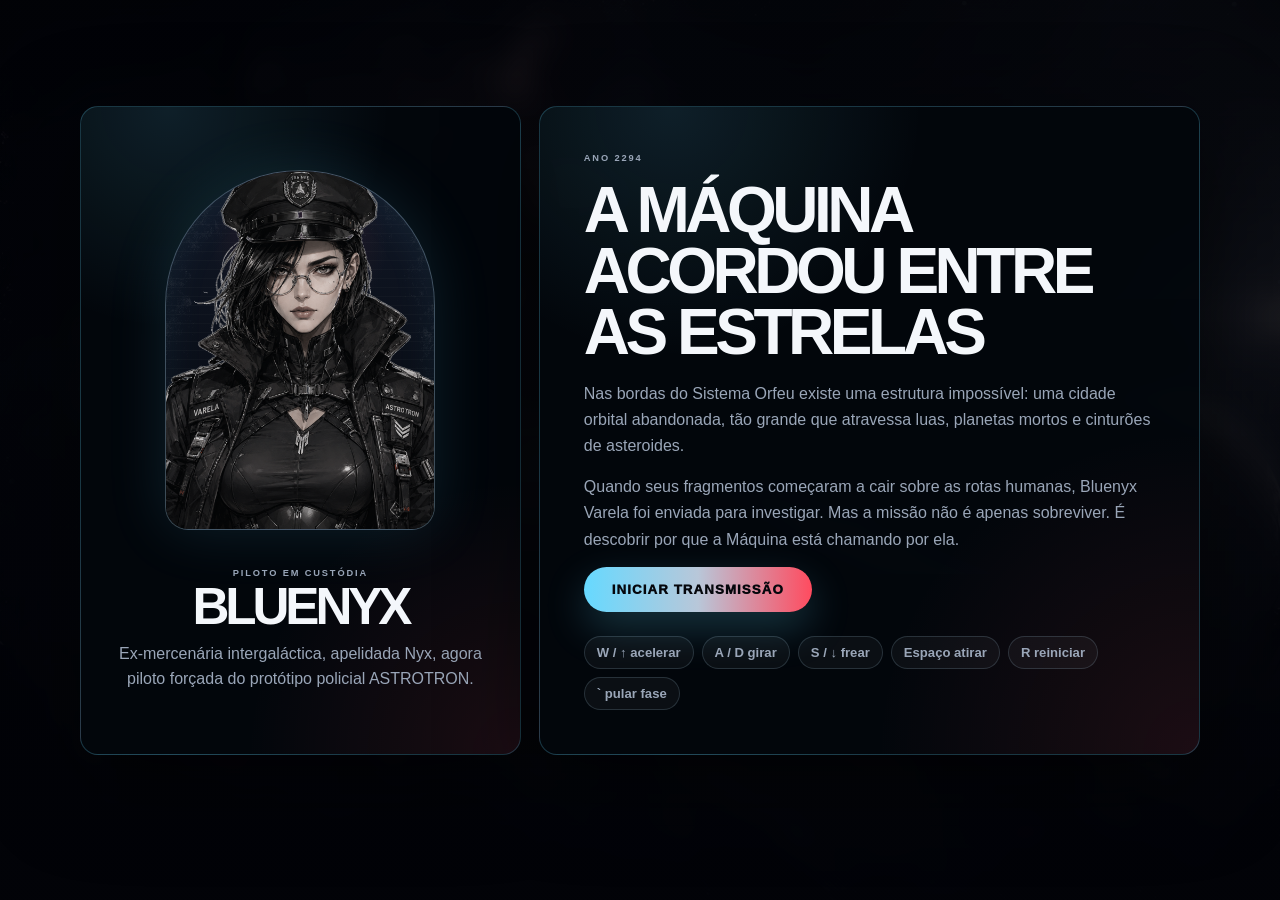
<file: index.html>
<!DOCTYPE html>
<html lang="pt-BR">
  <head>
    <meta charset="UTF-8" />
    <meta http-equiv="refresh" content="0; url=astrotron/" />
    <title>ASTROTRON</title>
  </head>
  <body>
    <script>
      window.location.href = "astrotron/";
    </script>
  </body>
</html>
</file>
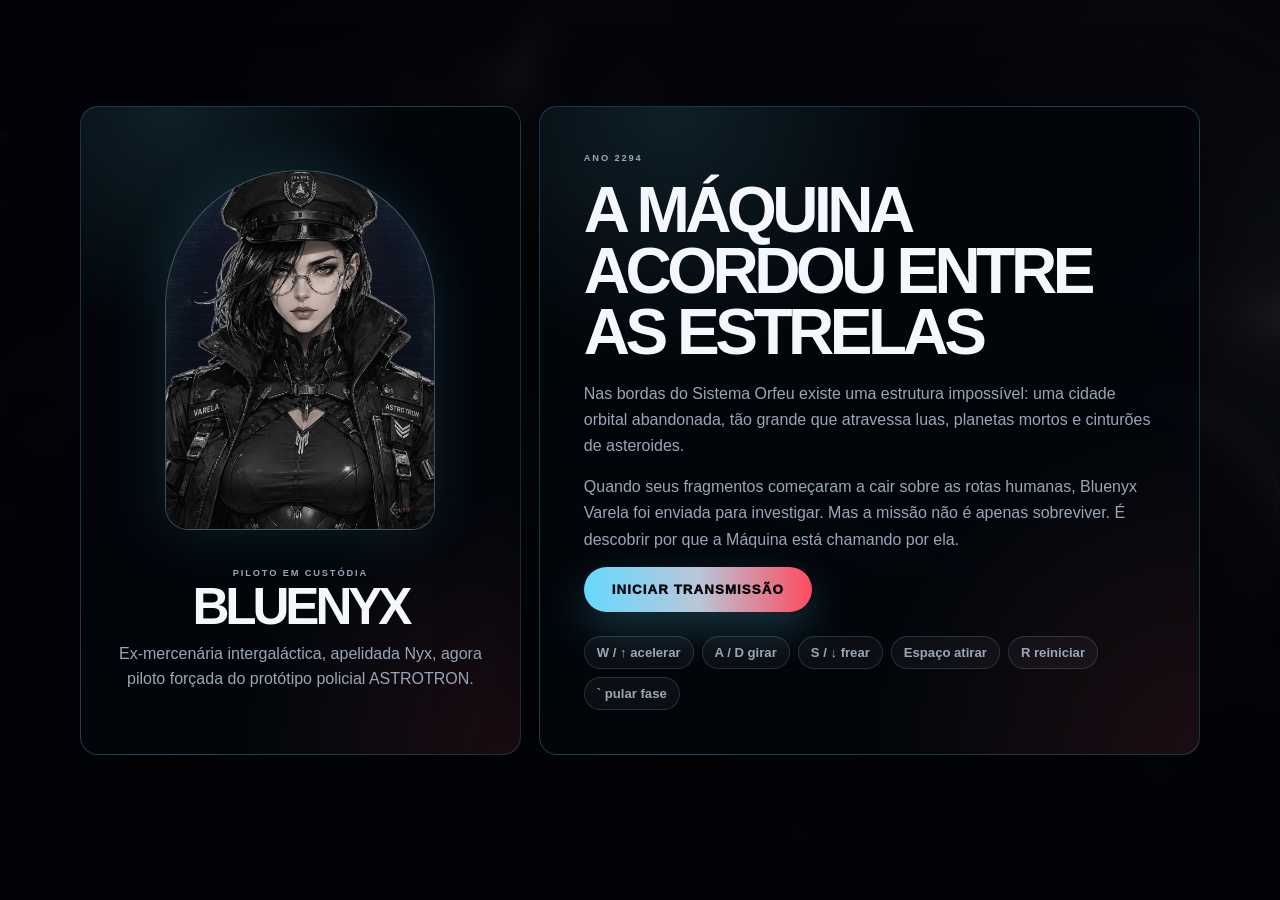
<file: astrotron/index.html>
<!DOCTYPE html>
<html lang="pt-BR">
<head>
  <meta charset="UTF-8" />
  <meta name="viewport" content="width=device-width, initial-scale=1.0" />
  <title>ASTROTRON</title>

  <link rel="stylesheet" href="css/estilobackground.css" />
  <link rel="stylesheet" href="css/estilogeral.css" />
</head>

<body>
  <main class="game-shell">
    <section class="top-panel">
      <div class="brand-card">
        <p class="eyebrow">Polícia do Setor Orfeu</p>
        <h1>ASTROTRON</h1>
        <p class="subtitle">Protótipo de patrulha profunda</p>
      </div>

      <div class="hud cockpit-hud">
        <div class="hud-card compact">
          <span>Créditos</span>
          <strong id="scoreValue">00000</strong>
        </div>

        <div class="hud-card compact">
          <span>Setor</span>
          <strong id="waveValue">1</strong>
        </div>

        <div class="hud-card systems-card">
          <span>Sistemas vitais</span>

          <div class="stacked-bars">
            <label>
              <em>Nível do casco</em>
              <div class="bar hull">
                <i id="hullBar"></i>
              </div>
            </label>

            <label>
              <em>Energia</em>
              <div class="bar energy">
                <i id="xpBar"></i>
              </div>
            </label>

            <label>
              <em>Oxigênio</em>
              <div class="bar oxygen">
                <i id="oxygenBar"></i>
              </div>
            </label>
          </div>
        </div>
      </div>
    </section>

    <section class="mission-panel">
      <span class="status-dot"></span>
      <p id="missionText">Sistema em modo repouso.</p>
    </section>

    <section class="canvas-card">
      <canvas id="gameCanvas"></canvas>

      <div id="startScreen" class="screen-overlay">
        <div class="title-screen">
          <div class="hero-profile">
            <div class="portrait-frame has-portrait-image title-nyx-frame">
              <img
                class="title-nyx-image"
                src="assets/img/personagens/nyx_retrato_policial.png"
                alt="Retrato de Bluenyx Varela"
                onerror="this.style.display='none';"
              />
              <div class="portrait-head"></div>
              <div class="portrait-hair"></div>
              <div class="portrait-body"></div>
              <div class="portrait-glow"></div>
            </div>

            <div class="profile-text">
              <p class="eyebrow">Piloto em custódia</p>
              <h2>BLUENYX</h2>
              <p>Ex-mercenária intergaláctica, apelidada Nyx, agora piloto forçada do protótipo policial ASTROTRON.</p>
            </div>
          </div>

          <div class="title-content">
            <p class="eyebrow">Ano 2294</p>
            <h2>A máquina acordou entre as estrelas</h2>

            <p>Nas bordas do Sistema Orfeu existe uma estrutura impossível: uma cidade orbital abandonada, tão grande que atravessa luas, planetas mortos e cinturões de asteroides.</p>

            <p>Quando seus fragmentos começaram a cair sobre as rotas humanas, Bluenyx Varela foi enviada para investigar. Mas a missão não é apenas sobreviver. É descobrir por que a Máquina está chamando por ela.</p>

            <button id="startBtn" class="primary-btn">Iniciar transmissão</button>

            <div class="controls-hint">
              <span>W / ↑ acelerar</span>
              <span>A / D girar</span>
              <span>S / ↓ frear</span>
              <span>Espaço atirar</span>
              <span>R reiniciar</span>
              <span>` pular fase</span>
            </div>
          </div>
        </div>
      </div>

      <div id="cutsceneScreen" class="screen-overlay hidden">
        <div class="cutscene-box">
          <div class="cutscene-meta">
            <div>
              <span class="meta-label">Transmissão</span>
              <strong id="speakerName">Nyx</strong>
            </div>

            <div>
              <span id="cutsceneChapter">Capítulo 01</span>
              <strong id="cutscenePlace">Cinturão Orfeu</strong>
            </div>
          </div>

          <div class="dialogue-row">
            <div class="cutscene-portrait">
              <div class="portrait-frame small has-portrait-image cutscene-nyx-frame">
                <img
                  class="cutscene-nyx-image"
                  src="assets/img/personagens/nyx_retrato_policial.png"
                  alt="Retrato de Bluenyx Varela"
                  onerror="this.style.display='none';"
                />
                <div class="portrait-head"></div>
                <div class="portrait-hair"></div>
                <div class="portrait-body"></div>
                <div class="portrait-glow"></div>
              </div>
            </div>

            <div class="dialogue-box">
              <p id="dialogueText"></p>

              <div class="dialogue-actions">
                <button id="skipCutsceneBtn" class="ghost-btn">Pular</button>
                <button id="nextDialogueBtn" class="primary-btn small-btn">Continuar</button>
              </div>
            </div>
          </div>
        </div>
      </div>

      <div id="sectorLoadScreen" class="screen-overlay sector-load-screen hidden">
        <div class="sector-load-box">
          <span class="load-kicker">Sincronizando setor</span>
          <strong id="sectorLoadText">Carregando mapa, meteoros e telemetria...</strong>
          <div class="load-line">
            <i></i>
          </div>
        </div>
      </div>

      <div id="stationScreen" class="screen-overlay hidden">
        <div class="station-box">
          <p class="eyebrow">Parada orbital</p>
          <h2 id="stationName">Posto Estelar</h2>
          <p id="stationDescription">Um abrigo improvisado preso a uma lua partida.</p>

          <p class="interface-credits">
            Créditos disponíveis:
            <strong id="interfaceCreditsValue">00000</strong>
          </p>

          <div class="station-grid">
            <button id="repairBtn" class="station-card">
              <span>✚</span>
              <h3>Reparar casco</h3>
              <p>Gaste créditos para recuperar a integridade da nave.</p>
            </button>

            <button id="stationUpgradeBtn" class="station-card">
              <span>⬡</span>
              <h3>Oficina de upgrade</h3>
              <p>Instale módulos experimentais na ASTROTRON.</p>
            </button>

            <button id="continueMissionBtn" class="station-card">
              <span>➜</span>
              <h3>Continuar missão</h3>
              <p>Volte ao setor e siga para a próxima zona de risco.</p>
            </button>
          </div>
        </div>
      </div>

      <div id="upgradeScreen" class="screen-overlay hidden">
        <div class="station-box upgrade-box">
          <p class="eyebrow">Núcleo de evolução</p>
          <h2>Escolha um módulo</h2>
          <p>A ASTROTRON absorveu energia suficiente para modificar sua estrutura.</p>

          <p class="interface-credits">
            Créditos disponíveis:
            <strong id="upgradeCreditsValue">00000</strong>
          </p>

          <div id="upgradeCards" class="upgrade-grid"></div>
        </div>
      </div>

      <div id="gameOverScreen" class="screen-overlay hidden">
        <div class="screen-box">
          <p class="eyebrow danger">Transmissão perdida</p>
          <h2>ASTROTRON caiu</h2>

          <p>A última imagem enviada pela ASTROTRON mostra a Máquina se abrindo como uma cidade viva entre os destroços.</p>

          <div class="result-box">
            <span>Créditos finais</span>
            <strong id="finalScore">0</strong>
          </div>

          <div class="result-box">
            <span>Recorde local</span>
            <strong id="highScore">0</strong>
          </div>

          <button id="restartBtn" class="primary-btn">Reiniciar missão</button>
        </div>
      </div>
    </section>

    <footer class="bottom-panel">
      <p>ASTROTRON — Protótipo narrativo com combate espacial, setores, estações, upgrades e inimigos biomecânicos.</p>
    </footer>
  </main>

  <script src="js/config.js" defer></script>
  <script src="js/utils.js" defer></script>
  <script src="js/background.js" defer></script>
  <script src="js/story.js" defer></script>
  <script src="js/entities.js" defer></script>
  <script src="js/game.js" defer></script>
</body>
</html>
</file>
<file: astrotron/css/estilobackground.css>
.astro-background {
  position: fixed;
  inset: 0;
  z-index: 0;
  overflow: hidden;
  background:
    radial-gradient(circle at 20% 20%, rgba(102, 217, 255, 0.12), transparent 25%),
    radial-gradient(circle at 80% 12%, rgba(255, 75, 95, 0.1), transparent 26%),
    radial-gradient(circle at 52% 82%, rgba(140, 109, 255, 0.13), transparent 30%),
    #030407;
}

.astro-background::before,
.astro-background::after {
  content: "";
  position: absolute;
  inset: -20%;
  background-image:
    radial-gradient(circle, rgba(255, 255, 255, 0.72) 1px, transparent 1px),
    radial-gradient(circle, rgba(102, 217, 255, 0.42) 1px, transparent 1px);
  background-size: 120px 120px, 220px 220px;
  background-position: 0 0, 50px 70px;
  opacity: 0.28;
  animation: starDrift 70s linear infinite;
}

.astro-background::after {
  opacity: 0.18;
  filter: blur(1px);
  animation-duration: 120s;
  animation-direction: reverse;
}

.mega-structure {
  position: absolute;
  width: 620px;
  height: 620px;
  opacity: 0.24;
  border: 1px solid rgba(185, 230, 255, 0.15);
  background:
    repeating-linear-gradient(90deg, rgba(255, 255, 255, 0.05) 0 2px, transparent 2px 42px),
    repeating-linear-gradient(0deg, rgba(255, 255, 255, 0.035) 0 2px, transparent 2px 54px),
    linear-gradient(135deg, rgba(102, 217, 255, 0.08), transparent);
  box-shadow:
    inset 0 0 80px rgba(102, 217, 255, 0.08),
    0 0 80px rgba(0, 0, 0, 0.6);
}

.structure-one {
  right: -220px;
  top: -180px;
  transform: rotate(18deg);
}

.structure-two {
  left: -260px;
  bottom: -240px;
  transform: rotate(-12deg);
}

.dust-layer {
  position: absolute;
  inset: -10%;
  background:
    radial-gradient(circle at 40% 55%, rgba(255, 255, 255, 0.07), transparent 2%),
    radial-gradient(circle at 64% 38%, rgba(255, 75, 95, 0.08), transparent 3%),
    radial-gradient(circle at 18% 72%, rgba(102, 217, 255, 0.08), transparent 2%);
  filter: blur(26px);
  animation: dustMove 18s ease-in-out infinite alternate;
}

.noise-layer {
  position: absolute;
  inset: 0;
  opacity: 0.12;
  background: repeating-linear-gradient(
    to bottom,
    transparent 0,
    transparent 5px,
    rgba(255, 255, 255, 0.08) 6px
  );
  pointer-events: none;
}

@keyframes starDrift {
  from {
    transform: translate3d(0, 0, 0) rotate(0deg);
  }

  to {
    transform: translate3d(-160px, 120px, 0) rotate(8deg);
  }
}

@keyframes dustMove {
  from {
    transform: translateX(-30px) scale(1);
  }

  to {
    transform: translateX(30px) scale(1.08);
  }
}
</file>
<file: astrotron/css/estilogeral.css>
* {
  margin: 0;
  padding: 0;
  box-sizing: border-box;
}

:root {
  --bg: #030407;
  --panel: rgba(8, 12, 18, 0.62);
  --panel-strong: rgba(7, 10, 16, 0.94);
  --line: rgba(185, 230, 255, 0.16);
  --line-strong: rgba(185, 230, 255, 0.3);
  --text: #f4f7fb;
  --muted: #9aa6b8;
  --steel: #b8c7d9;
  --blue: #66d9ff;
  --red: #ff4b5f;
  --amber: #ffb86b;
  --green: #7dffb2;
  --violet: #8c6dff;
  --shadow: 0 24px 90px rgba(0, 0, 0, 0.55);
}

html,
body {
  width: 100%;
  height: 100%;
  background: var(--bg);
  color: var(--text);
  font-family: Arial, Helvetica, sans-serif;
  overflow: hidden;
}

button {
  font-family: inherit;
}

.game-shell {
  position: fixed;
  inset: 0;
  z-index: 2;
  width: 100vw;
  height: 100vh;
  padding: 0;
  overflow: hidden;
}

.canvas-card {
  position: fixed;
  inset: 0;
  width: 100vw;
  height: 100vh;
  min-height: 100vh;
  border: 0;
  border-radius: 0;
  overflow: hidden;
  background: #020308;
}

#gameCanvas {
  display: block;
  width: 100%;
  height: 100%;
  background: #020308;
}

.top-panel {
  position: fixed;
  top: 12px;
  left: 12px;
  right: 12px;
  z-index: 25;
  display: grid;
  grid-template-columns: minmax(210px, 300px) 1fr;
  gap: 10px;
  pointer-events: none;
}

.brand-card,
.hud,
.mission-panel,
.bottom-panel {
  border: 1px solid var(--line);
  background: linear-gradient(135deg, rgba(255, 255, 255, 0.045), transparent 38%), var(--panel);
  backdrop-filter: blur(18px);
  box-shadow: var(--shadow);
  pointer-events: auto;
}

.brand-card {
  position: relative;
  overflow: hidden;
  border-radius: 12px;
  padding: 10px 14px;
}

.brand-card::before {
  content: "";
  position: absolute;
  left: -30%;
  bottom: -25%;
  width: 130%;
  height: 2px;
  background: linear-gradient(90deg, transparent, var(--blue), var(--red), transparent);
  box-shadow: 0 0 32px var(--blue);
  transform: rotate(-8deg);
}

.eyebrow {
  color: var(--blue);
  text-transform: uppercase;
  letter-spacing: 0.2em;
  font-size: 0.58rem;
  font-weight: 900;
  margin-bottom: 4px;
}

.eyebrow.danger {
  color: var(--red);
}

h1 {
  font-size: clamp(1.8rem, 3.7vw, 3.9rem);
  line-height: 0.82;
  letter-spacing: -0.09em;
  font-weight: 950;
  text-transform: uppercase;
  color: #f8fbff;
  text-shadow:
    2px 0 0 rgba(255, 75, 95, 0.65),
    -2px 0 0 rgba(102, 217, 255, 0.65),
    0 0 40px rgba(102, 217, 255, 0.2);
}

.subtitle {
  margin-top: 5px;
  color: var(--muted);
  font-weight: 800;
  letter-spacing: 0.12em;
  text-transform: uppercase;
  font-size: 0.64rem;
}

.hud {
  border-radius: 12px;
  padding: 8px;
  display: grid;
  grid-template-columns: repeat(5, minmax(90px, 1fr));
  gap: 8px;
}

.hud-card {
  border: 1px solid var(--line);
  background: rgba(3, 5, 12, 0.45);
  border-radius: 9px;
  padding: 9px 10px;
  min-height: 62px;
}

.hud-card span {
  display: block;
  color: var(--muted);
  font-size: 0.62rem;
  margin-bottom: 6px;
  text-transform: uppercase;
  letter-spacing: 0.08em;
}

.hud-card strong {
  font-size: 0.95rem;
  letter-spacing: 0.04em;
}

.hud-card.wide {
  grid-column: span 1;
}

.bar {
  width: 100%;
  height: 7px;
  border-radius: 999px;
  background: rgba(255, 255, 255, 0.08);
  overflow: hidden;
}

.bar i {
  display: block;
  width: 100%;
  height: 100%;
  border-radius: inherit;
  background: linear-gradient(90deg, var(--green), var(--blue));
  box-shadow: 0 0 18px rgba(102, 217, 255, 0.45);
  transition: width 0.25s ease;
}

.bar.xp i {
  width: 0%;
  background: linear-gradient(90deg, var(--violet), var(--red), var(--amber));
}

.mission-panel {
  position: fixed;
  left: 12px;
  right: 12px;
  top: 92px;
  z-index: 24;
  min-height: 34px;
  border-radius: 10px;
  padding: 8px 14px;
  display: flex;
  align-items: center;
  gap: 10px;
}

.status-dot {
  width: 9px;
  height: 9px;
  border-radius: 999px;
  background: var(--blue);
  box-shadow: 0 0 20px var(--blue);
}

.mission-panel p {
  color: var(--muted);
  font-weight: 800;
  letter-spacing: 0.02em;
  font-size: 0.82rem;
}

.screen-overlay {
  position: absolute;
  inset: 0;
  z-index: 10;
  display: grid;
  place-items: center;
  padding: 18px;
  background: linear-gradient(180deg, rgba(2, 3, 8, 0.36), rgba(2, 3, 8, 0.88)), rgba(2, 3, 8, 0.7);
  backdrop-filter: blur(12px);
  animation: interfaceFadeIn 0.38s ease both;
}

@keyframes interfaceFadeIn {
  from {
    opacity: 0;
    transform: scale(1.015);
  }

  to {
    opacity: 1;
    transform: scale(1);
  }
}

.hidden {
  display: none !important;
}

.title-screen {
  width: min(1120px, calc(100vw - 36px));
  display: grid;
  grid-template-columns: 0.8fr 1.2fr;
  gap: 18px;
  align-items: stretch;
  margin-top: 88px;
}

.hero-profile,
.title-content,
.screen-box,
.cutscene-box,
.station-box {
  border: 1px solid var(--line-strong);
  background: linear-gradient(135deg, rgba(102, 217, 255, 0.08), transparent 35%), linear-gradient(315deg, rgba(255, 75, 95, 0.08), transparent 38%), var(--panel-strong);
  box-shadow: var(--shadow);
}

.hero-profile {
  border-radius: 18px;
  padding: 26px;
  display: flex;
  flex-direction: column;
  justify-content: center;
}

.title-content,
.screen-box,
.station-box {
  border-radius: 18px;
  padding: clamp(24px, 4vw, 44px);
}

.title-content h2,
.screen-box h2,
.station-box h2 {
  font-size: clamp(2.1rem, 5vw, 4.6rem);
  line-height: 0.95;
  letter-spacing: -0.07em;
  margin-bottom: 18px;
  text-transform: uppercase;
}

.title-content p,
.screen-box p,
.station-box p {
  color: var(--muted);
  line-height: 1.65;
  margin-bottom: 14px;
}

.portrait-frame {
  position: relative;
  width: min(270px, 80vw);
  height: 360px;
  margin: 0 auto 24px;
  border: 1px solid var(--line-strong);
  border-radius: 140px 140px 24px 24px;
  overflow: hidden;
  background: radial-gradient(circle at 50% 25%, rgba(255, 75, 95, 0.22), transparent 28%), linear-gradient(180deg, #111827, #05070c);
  box-shadow: inset 0 0 40px rgba(102, 217, 255, 0.08), 0 0 60px rgba(102, 217, 255, 0.13);
}

.portrait-frame.small {
  width: 180px;
  height: 240px;
  margin: 0;
  border-radius: 90px 90px 22px 22px;
}

.portrait-head {
  position: absolute;
  left: 50%;
  top: 65px;
  width: 86px;
  height: 108px;
  transform: translateX(-50%);
  border-radius: 50px 50px 44px 44px;
  background: linear-gradient(180deg, #d6b19c, #8d5f55);
  box-shadow: inset -10px -12px 20px rgba(0, 0, 0, 0.25);
  z-index: 3;
}

.portrait-frame.small .portrait-head {
  top: 28px;
  width: 42px;
  height: 54px;
}

.portrait-hair {
  position: absolute;
  left: 50%;
  top: 38px;
  width: 150px;
  height: 190px;
  transform: translateX(-50%);
  border-radius: 80px 80px 60px 60px;
  background: linear-gradient(120deg, rgba(102, 217, 255, 0.35), transparent 30%), linear-gradient(180deg, #141923, #030405);
  z-index: 2;
}

.portrait-frame.small .portrait-hair {
  top: 18px;
  width: 72px;
  height: 96px;
}

.portrait-body {
  position: absolute;
  left: 50%;
  bottom: -12px;
  width: 220px;
  height: 190px;
  transform: translateX(-50%);
  clip-path: polygon(50% 0%, 86% 18%, 100% 100%, 0 100%, 14% 18%);
  background: linear-gradient(90deg, rgba(102, 217, 255, 0.45), transparent 18%, transparent 82%, rgba(255, 75, 95, 0.45)), linear-gradient(180deg, #2b3441, #07090f);
  z-index: 1;
}

.portrait-frame.small .portrait-body {
  width: 100px;
  height: 88px;
}

.portrait-glow {
  position: absolute;
  inset: 0;
  background: linear-gradient(90deg, transparent 47%, rgba(102, 217, 255, 0.18) 48%, transparent 50%), repeating-linear-gradient(to bottom, transparent 0 8px, rgba(255, 255, 255, 0.04) 9px);
  z-index: 4;
  mix-blend-mode: screen;
}

.profile-text {
  text-align: center;
}

.profile-text h2 {
  font-size: clamp(2rem, 4vw, 3.8rem);
  line-height: 0.9;
  letter-spacing: -0.08em;
}

.profile-text p {
  color: var(--muted);
  line-height: 1.55;
  margin-top: 12px;
}

.primary-btn,
.ghost-btn {
  border: 0;
  border-radius: 999px;
  padding: 15px 28px;
  font-weight: 950;
  text-transform: uppercase;
  letter-spacing: 0.08em;
  cursor: pointer;
  transition: transform 0.18s ease, filter 0.18s ease, border-color 0.18s ease;
}

.primary-btn {
  color: #05070c;
  background: linear-gradient(90deg, var(--blue), var(--steel), var(--red));
  box-shadow: 0 16px 42px rgba(102, 217, 255, 0.22);
}

.primary-btn:hover,
.ghost-btn:hover,
.station-card:hover,
.upgrade-card:hover {
  transform: translateY(-3px);
  filter: brightness(1.08);
}

.ghost-btn {
  color: var(--text);
  background: transparent;
  border: 1px solid var(--line-strong);
}

.small-btn {
  padding: 11px 18px;
  font-size: 0.78rem;
}

.controls-hint {
  display: flex;
  flex-wrap: wrap;
  gap: 8px;
  margin-top: 24px;
}

.controls-hint span {
  border: 1px solid var(--line);
  border-radius: 999px;
  padding: 8px 12px;
  color: var(--muted);
  background: rgba(255, 255, 255, 0.04);
  font-size: 0.82rem;
  font-weight: 800;
}

.cutscene-box {
  width: min(1050px, calc(100vw - 36px));
  border-radius: 18px;
  overflow: hidden;
  margin-top: 70px;
}

.cutscene-visual {
  min-height: 300px;
  padding: 26px;
  display: flex;
  align-items: flex-end;
  justify-content: space-between;
  gap: 18px;
  background: linear-gradient(180deg, rgba(2, 3, 8, 0.2), rgba(2, 3, 8, 0.88)), repeating-linear-gradient(90deg, rgba(255, 255, 255, 0.04) 0 1px, transparent 1px 80px), radial-gradient(circle at 80% 20%, rgba(255, 75, 95, 0.18), transparent 30%), radial-gradient(circle at 20% 60%, rgba(102, 217, 255, 0.16), transparent 28%);
}

.cutscene-location {
  text-align: right;
}

.cutscene-location span {
  display: block;
  color: var(--blue);
  text-transform: uppercase;
  letter-spacing: 0.18em;
  font-size: 0.75rem;
  font-weight: 900;
  margin-bottom: 8px;
}

.cutscene-location strong {
  display: block;
  font-size: clamp(2rem, 5vw, 4.5rem);
  line-height: 0.85;
  letter-spacing: -0.08em;
  text-transform: uppercase;
}

.dialogue-box {
  border-top: 1px solid var(--line-strong);
  padding: 22px;
  background: rgba(2, 3, 8, 0.82);
}

.dialogue-box span {
  display: block;
  color: var(--amber);
  font-weight: 950;
  text-transform: uppercase;
  letter-spacing: 0.12em;
  margin-bottom: 10px;
}

.dialogue-box p {
  color: var(--text);
  font-size: clamp(1.1rem, 2.2vw, 1.45rem);
  line-height: 1.55;
  min-height: 76px;
}

.dialogue-actions {
  display: flex;
  justify-content: flex-end;
  gap: 10px;
  margin-top: 18px;
}

.station-box {
  width: min(980px, calc(100vw - 36px));
  text-align: center;
  margin-top: 70px;
}

.station-grid,
.upgrade-grid {
  display: grid;
  grid-template-columns: repeat(3, 1fr);
  gap: 14px;
  margin-top: 24px;
}

.station-card,
.upgrade-card {
  border: 1px solid var(--line);
  border-radius: 16px;
  padding: 22px;
  color: var(--text);
  background: linear-gradient(180deg, rgba(255, 255, 255, 0.075), rgba(255, 255, 255, 0.025));
  text-align: left;
  cursor: pointer;
  transition: transform 0.18s ease, filter 0.18s ease, border-color 0.18s ease;
}

.disabled-upgrade {
  opacity: 0.48;
  cursor: not-allowed;
}

.station-card:hover,
.upgrade-card:hover {
  border-color: var(--blue);
}

.station-card span,
.upgrade-icon {
  width: 50px;
  height: 50px;
  display: grid;
  place-items: center;
  border-radius: 14px;
  margin-bottom: 14px;
  color: var(--blue);
  background: rgba(102, 217, 255, 0.1);
  font-size: 1.5rem;
}

.station-card h3,
.upgrade-card h3 {
  margin-bottom: 8px;
  font-size: 1.2rem;
}

.station-card p,
.upgrade-card p {
  color: var(--muted);
  line-height: 1.5;
  margin: 0 0 8px;
}

.upgrade-box {
  width: min(960px, calc(100vw - 36px));
  text-align: center;
  margin-top: 70px;
}

.result-box {
  border: 1px solid var(--line);
  border-radius: 14px;
  padding: 14px;
  margin: 12px auto;
  max-width: 330px;
  background: rgba(255, 255, 255, 0.04);
}

.result-box span {
  display: block;
  color: var(--muted);
  margin-bottom: 6px;
}

.result-box strong {
  font-size: 1.7rem;
}

.bottom-panel {
  display: none;
}

@media (max-width: 980px) {
  .top-panel {
    grid-template-columns: 1fr;
  }

  .hud {
    grid-template-columns: repeat(2, 1fr);
  }

  .hud-card.wide {
    grid-column: span 2;
  }

  .mission-panel {
    top: 210px;
  }

  .title-screen {
    grid-template-columns: 1fr;
    margin-top: 220px;
    overflow-y: auto;
    max-height: calc(100vh - 240px);
  }

  .station-grid,
  .upgrade-grid {
    grid-template-columns: 1fr;
  }

  .cutscene-visual {
    align-items: center;
    flex-direction: column;
    text-align: center;
  }

  .cutscene-location {
    text-align: center;
  }
}

@media (max-width: 560px) {
  .top-panel {
    left: 6px;
    right: 6px;
    top: 6px;
  }

  .hud {
    grid-template-columns: 1fr;
  }

  .hud-card.wide {
    grid-column: span 1;
  }

  .mission-panel {
    left: 6px;
    right: 6px;
    top: 390px;
  }

  .screen-overlay {
    padding: 8px;
  }

  .title-content,
  .screen-box,
  .station-box {
    padding: 22px;
  }

  .dialogue-actions {
    flex-direction: column;
  }
}


.cutscene-nyx-frame {
  background: #f3f0ec;
}

.cutscene-nyx-image {
  position: absolute;
  inset: 0;
  z-index: 6;
  width: 100%;
  height: 100%;
  object-fit: cover;
  object-position: center top;
}

.cutscene-nyx-image + .portrait-head,
.cutscene-nyx-image + .portrait-head + .portrait-hair,
.cutscene-nyx-image + .portrait-head + .portrait-hair + .portrait-body {
  opacity: 0;
}

.screen-overlay:not(.hidden),
.cutscene-box,
.station-box,
.screen-box,
.title-screen {
  animation: astrotronFadeIn 0.45s ease both;
}

@keyframes astrotronFadeIn {
  from {
    opacity: 0;
    transform: translateY(8px) scale(1.01);
  }

  to {
    opacity: 1;
    transform: translateY(0) scale(1);
  }
}


.has-portrait-image {
  background: radial-gradient(circle at 50% 20%, rgba(255, 75, 95, 0.12), transparent 28%), linear-gradient(180deg, #111827, #05070c);
}

.title-nyx-image,
.cutscene-nyx-image {
  position: absolute;
  inset: 0;
  z-index: 6;
  width: 100%;
  height: 100%;
  object-fit: contain;
  object-position: center bottom;
}

.title-nyx-image {
  transform: scale(1.08);
  transform-origin: center bottom;
}

.cutscene-nyx-image {
  transform: scale(1.22);
  transform-origin: center bottom;
}

.has-portrait-image .portrait-head,
.has-portrait-image .portrait-hair,
.has-portrait-image .portrait-body {
  opacity: 0;
}

.cutscene-box {
  width: min(1180px, calc(100vw - 36px));
}

.cutscene-visual {
  min-width: 220px;
}


/* ASTROTRON V10 - cockpit UI, RPG Maker dialogue and professional HUD */

body {
  cursor: crosshair;
}

.top-panel {
  top: auto;
  bottom: 0;
  left: 0;
  right: 0;
  height: 154px;
  padding: 10px 14px 12px;
  display: grid;
  grid-template-columns: 270px 1fr;
  align-items: stretch;
  gap: 10px;
  pointer-events: none;
  background:
    linear-gradient(180deg, rgba(3, 5, 11, 0.0), rgba(3, 5, 11, 0.86) 14%, rgba(3, 5, 11, 0.96)),
    repeating-linear-gradient(90deg, rgba(102, 217, 255, 0.04) 0 1px, transparent 1px 32px);
  border-top: 1px solid rgba(102, 217, 255, 0.26);
  box-shadow: 0 -24px 70px rgba(0, 0, 0, 0.82);
}

.brand-card {
  border-radius: 14px;
  padding: 12px 14px;
  background:
    linear-gradient(135deg, rgba(102, 217, 255, 0.12), transparent 32%),
    linear-gradient(315deg, rgba(255, 75, 95, 0.08), transparent 42%),
    rgba(3, 8, 14, 0.88);
  overflow: visible;
}

.brand-card h1,
h1 {
  font-size: clamp(1.9rem, 3.4vw, 3.35rem);
  line-height: 0.9;
  letter-spacing: -0.045em;
  white-space: nowrap;
  overflow: visible;
  text-shadow:
    1px 0 0 rgba(255, 75, 95, 0.65),
    -1px 0 0 rgba(102, 217, 255, 0.65),
    0 0 28px rgba(102, 217, 255, 0.24);
}

.subtitle {
  font-size: 0.62rem;
  letter-spacing: 0.18em;
}

.hud {
  border-radius: 14px;
  padding: 10px;
  background:
    radial-gradient(circle at 20% 0%, rgba(102, 217, 255, 0.13), transparent 28%),
    linear-gradient(180deg, rgba(10, 16, 24, 0.88), rgba(2, 4, 9, 0.94));
  border-color: rgba(102, 217, 255, 0.24);
  box-shadow:
    inset 0 0 0 1px rgba(255, 255, 255, 0.025),
    inset 0 0 42px rgba(102, 217, 255, 0.05);
}

.hud-card {
  min-height: 82px;
  border-radius: 12px;
  background:
    linear-gradient(180deg, rgba(255, 255, 255, 0.065), rgba(255, 255, 255, 0.018)),
    rgba(0, 0, 0, 0.22);
  border-color: rgba(185, 230, 255, 0.18);
  position: relative;
  overflow: hidden;
}

.hud-card::after {
  content: "";
  position: absolute;
  left: 10px;
  right: 10px;
  bottom: 8px;
  height: 1px;
  background: linear-gradient(90deg, transparent, rgba(102, 217, 255, 0.45), transparent);
}

.hud-card span {
  color: rgba(210, 224, 240, 0.72);
  font-size: 0.6rem;
}

.hud-card strong {
  font-size: 1.05rem;
  color: #f5fbff;
}

.bar {
  height: 9px;
  margin-top: 12px;
  background: rgba(255, 255, 255, 0.065);
  border: 1px solid rgba(255, 255, 255, 0.05);
}

.mission-panel {
  top: auto;
  left: 14px;
  right: 14px;
  bottom: 160px;
  border-radius: 12px;
  background: linear-gradient(90deg, rgba(4, 8, 16, 0.76), rgba(4, 8, 16, 0.38));
  border-color: rgba(102, 217, 255, 0.22);
  box-shadow: 0 10px 40px rgba(0, 0, 0, 0.45);
}

.screen-overlay {
  padding-bottom: 166px;
}

/* RPG Maker style dialogue */
#cutsceneScreen {
  place-items: end center;
  padding: 0 24px 172px;
  background: linear-gradient(180deg, rgba(0,0,0,0.14), rgba(0,0,0,0.42));
}

.cutscene-box {
  position: relative;
  width: min(1180px, calc(100vw - 48px));
  margin: 0 auto;
  border: 0;
  background: transparent;
  box-shadow: none;
  overflow: visible;
  display: block;
}

.cutscene-visual {
  min-height: 0;
  padding: 0;
  background: none;
  display: block;
}

.cutscene-portrait {
  position: absolute;
  left: 34px;
  bottom: 118px;
  z-index: 15;
  filter: drop-shadow(0 18px 32px rgba(0, 0, 0, 0.72));
}

.portrait-frame.small {
  width: 240px;
  height: 320px;
  border-radius: 18px;
  border-color: rgba(102, 217, 255, 0.24);
  background: transparent;
}

.cutscene-nyx-image {
  transform: scale(1.33);
  object-fit: contain;
  object-position: center bottom;
}

.cutscene-location {
  position: absolute;
  right: 28px;
  bottom: 128px;
  z-index: 16;
  text-align: right;
  opacity: 0.82;
  pointer-events: none;
}

.cutscene-location strong {
  font-size: clamp(1.4rem, 3.2vw, 3.3rem);
}

.dialogue-box {
  position: relative;
  z-index: 14;
  min-height: 150px;
  padding: 24px 28px 20px 300px;
  border: 1px solid rgba(102, 217, 255, 0.28);
  border-radius: 16px;
  background:
    linear-gradient(90deg, rgba(2, 7, 14, 0.96), rgba(5, 10, 18, 0.9)),
    repeating-linear-gradient(90deg, rgba(255,255,255,0.04) 0 1px, transparent 1px 30px);
  box-shadow:
    0 -12px 50px rgba(0,0,0,0.55),
    inset 0 0 38px rgba(102, 217, 255, 0.055);
}

.dialogue-box span {
  color: #66d9ff;
  font-size: 0.88rem;
  margin-bottom: 9px;
}

.dialogue-box p {
  font-size: clamp(1.05rem, 1.7vw, 1.32rem);
  min-height: 58px;
  max-width: 760px;
}

.dialogue-actions {
  position: absolute;
  right: 18px;
  bottom: 16px;
  margin: 0;
}

.ghost-btn,
.primary-btn.small-btn {
  padding: 10px 16px;
}

.sector-load-screen {
  z-index: 28;
  background:
    radial-gradient(circle at 50% 45%, rgba(102, 217, 255, 0.12), transparent 32%),
    rgba(0, 0, 0, 0.68);
}

.sector-load-box {
  width: min(520px, calc(100vw - 48px));
  padding: 26px;
  border: 1px solid rgba(102, 217, 255, 0.28);
  border-radius: 18px;
  background: rgba(4, 8, 16, 0.9);
  box-shadow: 0 20px 80px rgba(0, 0, 0, 0.72);
  text-align: center;
}

.load-kicker {
  display: block;
  color: #66d9ff;
  text-transform: uppercase;
  letter-spacing: 0.18em;
  font-weight: 900;
  font-size: 0.7rem;
  margin-bottom: 10px;
}

.sector-load-box strong {
  display: block;
  font-size: 1rem;
  color: #f4f7fb;
  margin-bottom: 18px;
}

.load-line {
  height: 4px;
  border-radius: 999px;
  background: rgba(255,255,255,0.08);
  overflow: hidden;
}

.load-line i {
  display: block;
  height: 100%;
  width: 44%;
  border-radius: inherit;
  background: linear-gradient(90deg, transparent, #66d9ff, #ff4b5f);
  animation: loadSweep 1s ease-in-out infinite;
}

@keyframes loadSweep {
  from { transform: translateX(-110%); }
  to { transform: translateX(250%); }
}

.upgrade-box,
.station-box,
.screen-box,
.title-content,
.hero-profile {
  border-color: rgba(102, 217, 255, 0.23);
  background:
    radial-gradient(circle at 20% 0%, rgba(102, 217, 255, 0.12), transparent 30%),
    radial-gradient(circle at 100% 100%, rgba(255, 75, 95, 0.1), transparent 35%),
    rgba(3, 7, 13, 0.92);
}

.upgrade-card,
.station-card {
  border-color: rgba(102, 217, 255, 0.18);
  background:
    linear-gradient(135deg, rgba(102, 217, 255, 0.085), transparent 36%),
    linear-gradient(180deg, rgba(255,255,255,0.055), rgba(255,255,255,0.018));
}

.disabled-upgrade {
  cursor: not-allowed;
}

@media (max-width: 980px) {
  .top-panel {
    height: 270px;
    grid-template-columns: 1fr;
  }

  .mission-panel {
    bottom: 276px;
    top: auto;
  }

  .screen-overlay {
    padding-bottom: 282px;
  }

  #cutsceneScreen {
    padding-bottom: 286px;
  }

  .dialogue-box {
    padding-left: 24px;
    padding-top: 130px;
  }

  .cutscene-portrait {
    left: 24px;
    bottom: 118px;
  }

  .portrait-frame.small {
    width: 160px;
    height: 210px;
  }
}

@media (max-width: 560px) {
  .top-panel {
    height: 410px;
  }

  .mission-panel {
    bottom: 416px;
    top: auto;
  }

  .screen-overlay {
    padding-bottom: 420px;
  }

  #cutsceneScreen {
    padding: 0 10px 420px;
  }
}


/* ASTROTRON V11 - revisão de HUD, cutscenes e área jogável */

.cinematic-mode .top-panel,
.cinematic-mode .mission-panel {
  opacity: 0;
  pointer-events: none;
  transform: translateY(18px);
}

.top-panel,
.mission-panel {
  transition: opacity 0.28s ease, transform 0.28s ease;
}

.cockpit-hud {
  grid-template-columns: 160px 130px 1fr;
}

.hud-card.compact {
  min-height: 112px;
  display: flex;
  flex-direction: column;
  justify-content: center;
}

.systems-card {
  min-height: 112px;
  padding: 12px 14px;
}

.systems-card > span {
  margin-bottom: 8px;
}

.stacked-bars {
  display: grid;
  gap: 7px;
}

.stacked-bars label {
  display: grid;
  grid-template-columns: 118px 1fr;
  gap: 10px;
  align-items: center;
}

.stacked-bars em {
  font-style: normal;
  color: rgba(210, 224, 240, 0.78);
  font-size: 0.68rem;
  font-weight: 900;
  letter-spacing: 0.08em;
  text-transform: uppercase;
}

.stacked-bars .bar {
  margin-top: 0;
  height: 10px;
}

.bar.hull i {
  background: linear-gradient(90deg, #7dffb2, #66d9ff);
}

.bar.energy i {
  background: linear-gradient(90deg, #8c6dff, #66d9ff);
}

.bar.oxygen i {
  width: 100%;
  background: linear-gradient(90deg, #d7f7ff, #66d9ff);
}

.mission-panel {
  top: 20px;
  right: 22px;
  left: auto;
  bottom: auto;
  width: min(420px, calc(100vw - 44px));
  min-height: 0;
  padding: 0;
  border: 0;
  background: transparent;
  box-shadow: none;
  justify-content: flex-end;
  pointer-events: none;
}

.mission-panel .status-dot {
  display: none;
}

.mission-panel p {
  text-align: right;
  color: rgba(230, 240, 255, 0.88);
  text-shadow: 0 0 12px rgba(0, 0, 0, 0.92), 0 0 18px rgba(102, 217, 255, 0.28);
  font-size: 0.82rem;
  line-height: 1.35;
}

.cutscene-portrait {
  left: 22px;
  bottom: 96px;
}

.portrait-frame.small {
  width: 280px;
  height: 390px;
  border: 0;
  overflow: visible;
  background: transparent;
}

.cutscene-nyx-image {
  width: 100%;
  height: 100%;
  object-fit: contain;
  object-position: center bottom;
  transform: scale(1.02);
  filter: drop-shadow(0 18px 26px rgba(0, 0, 0, 0.72));
}

.dialogue-box {
  padding-left: 330px;
}

@media (max-width: 980px) {
  .cockpit-hud {
    grid-template-columns: 1fr 1fr;
  }

  .systems-card {
    grid-column: span 2;
  }

  .mission-panel {
    top: 12px;
    right: 12px;
    bottom: auto;
  }

  .portrait-frame.small {
    width: 190px;
    height: 270px;
  }

  .dialogue-box {
    padding-left: 24px;
    padding-top: 155px;
  }
}

@media (max-width: 560px) {
  .cockpit-hud {
    grid-template-columns: 1fr;
  }

  .systems-card {
    grid-column: span 1;
  }

  .stacked-bars label {
    grid-template-columns: 96px 1fr;
  }

  .mission-panel {
    top: 8px;
    right: 8px;
    width: calc(100vw - 16px);
  }
}


/* ASTROTRON V12 - ajustes solicitados */

.menu-mode .top-panel,
.menu-mode .mission-panel,
.cinematic-mode .top-panel,
.cinematic-mode .mission-panel {
  opacity: 0;
  pointer-events: none;
  transform: translateY(18px);
}

.top-panel {
  grid-template-columns: clamp(360px, 35vw, 470px) minmax(0, 1fr);
  height: 140px;
  padding: 8px 12px 10px;
}

.brand-card {
  min-width: 0;
  padding: 10px 14px;
}

.brand-card h1,
h1 {
  font-size: clamp(1.7rem, 2.8vw, 2.95rem);
  letter-spacing: -0.035em;
  transform: scaleX(0.94);
  transform-origin: left center;
}

.subtitle {
  font-size: 0.56rem;
  letter-spacing: 0.12em;
}

.cockpit-hud {
  grid-template-columns: 120px 86px minmax(250px, 0.7fr);
  justify-content: end;
}

.hud-card.compact {
  min-height: 94px;
  padding: 8px;
}

.systems-card {
  min-height: 94px;
  max-width: 430px;
  justify-self: end;
  width: 100%;
}

.stacked-bars {
  gap: 5px;
}

.stacked-bars label {
  grid-template-columns: 92px 1fr;
}

.stacked-bars em {
  font-size: 0.58rem;
}

.stacked-bars .bar {
  height: 8px;
}

.mission-panel {
  left: 22px;
  right: auto;
  top: 18px;
  width: min(440px, calc(100vw - 44px));
  justify-content: flex-start;
}

.mission-panel p {
  text-align: left;
}

#cutsceneScreen {
  place-items: end center;
  padding: 0 24px 152px;
}

.cutscene-box {
  width: min(1240px, calc(100vw - 48px));
  display: block;
}

.cutscene-meta {
  width: min(760px, calc(100vw - 390px));
  margin-left: 360px;
  margin-bottom: 8px;
  display: flex;
  align-items: end;
  justify-content: space-between;
  gap: 16px;
  color: #f6fbff;
  text-transform: uppercase;
  letter-spacing: 0.09em;
  text-shadow: 0 0 18px rgba(0, 0, 0, 0.82);
}

.cutscene-meta span,
.cutscene-meta .meta-label {
  display: block;
  color: rgba(102, 217, 255, 0.9);
  font-size: 0.62rem;
  font-weight: 900;
  margin-bottom: 3px;
}

.cutscene-meta strong {
  display: block;
  font-size: clamp(1rem, 1.8vw, 1.45rem);
}

.dialogue-row {
  display: grid;
  grid-template-columns: 340px minmax(0, 1fr);
  gap: 18px;
  align-items: end;
}

.cutscene-portrait {
  position: relative;
  left: auto;
  bottom: auto;
  z-index: 15;
  justify-self: end;
}

.portrait-frame.small {
  width: 320px;
  height: 430px;
  border: 0;
  overflow: visible;
}

.cutscene-nyx-image {
  transform: scale(1.1);
  object-fit: contain;
  object-position: center bottom;
}

.cutscene-location {
  display: none;
}

.dialogue-box {
  min-height: 148px;
  padding: 24px 28px 20px 28px;
}

.interface-credits {
  margin: 10px auto 0;
  color: rgba(210, 224, 240, 0.78);
  text-transform: uppercase;
  letter-spacing: 0.08em;
  font-size: 0.72rem;
  font-weight: 900;
}

.interface-credits strong {
  color: #66d9ff;
}

@media (max-width: 980px) {
  .top-panel {
    height: 250px;
    grid-template-columns: 1fr;
  }

  .cockpit-hud {
    grid-template-columns: 1fr 1fr;
  }

  .systems-card {
    max-width: none;
  }

  .dialogue-row {
    grid-template-columns: 190px minmax(0, 1fr);
  }

  .cutscene-meta {
    width: auto;
    margin-left: 210px;
  }

  .portrait-frame.small {
    width: 190px;
    height: 270px;
  }
}

@media (max-width: 620px) {
  .dialogue-row {
    grid-template-columns: 1fr;
  }

  .cutscene-portrait {
    justify-self: start;
  }

  .cutscene-meta {
    margin-left: 0;
    width: auto;
  }
}


/* ASTROTRON V13 - ajuste fino de cutscene e segurança visual */
.cutscene-meta {
  margin-bottom: 2px;
  transform: translateY(6px);
  position: relative;
  z-index: 20;
}

.dialogue-row {
  gap: 14px;
}

.dialogue-box {
  margin-top: 0;
}

@media (max-width: 980px) {
  .cutscene-meta {
    transform: translateY(4px);
    margin-bottom: 0;
  }
}


/* ASTROTRON V14 - pacote forçado: HUD/cutscene visível */

.menu-mode .top-panel,
.menu-mode .mission-panel,
.cinematic-mode .top-panel,
.cinematic-mode .mission-panel {
  opacity: 0 !important;
  pointer-events: none !important;
  transform: translateY(18px) !important;
}

.top-panel {
  top: auto !important;
  bottom: 0 !important;
  left: 0 !important;
  right: 0 !important;
  height: 140px !important;
  padding: 8px 12px 10px !important;
  grid-template-columns: clamp(360px, 35vw, 470px) minmax(0, 1fr) !important;
}

.brand-card {
  min-width: 0 !important;
  overflow: visible !important;
  padding: 10px 14px !important;
}

.brand-card h1,
h1 {
  font-size: clamp(1.7rem, 2.8vw, 2.95rem) !important;
  letter-spacing: -0.035em !important;
  transform: scaleX(0.94) !important;
  transform-origin: left center !important;
  white-space: nowrap !important;
  overflow: visible !important;
}

.cockpit-hud {
  grid-template-columns: 120px 86px minmax(250px, 0.7fr) !important;
  justify-content: end !important;
}

.hud-card.compact {
  min-height: 94px !important;
  padding: 8px !important;
}

.systems-card {
  min-height: 94px !important;
  max-width: 430px !important;
  justify-self: end !important;
  width: 100% !important;
}

.stacked-bars {
  gap: 5px !important;
}

.stacked-bars label {
  grid-template-columns: 92px 1fr !important;
}

.stacked-bars em {
  font-size: 0.58rem !important;
}

.stacked-bars .bar {
  height: 8px !important;
}

.mission-panel {
  left: 22px !important;
  right: auto !important;
  top: 18px !important;
  bottom: auto !important;
  width: min(440px, calc(100vw - 44px)) !important;
  justify-content: flex-start !important;
  border: 0 !important;
  background: transparent !important;
  box-shadow: none !important;
}

.mission-panel p {
  text-align: left !important;
}

#cutsceneScreen {
  place-items: end center !important;
  padding: 0 24px 152px !important;
}

.cutscene-box {
  width: min(1240px, calc(100vw - 48px)) !important;
  display: block !important;
}

.cutscene-meta {
  width: min(760px, calc(100vw - 390px)) !important;
  margin-left: 360px !important;
  margin-bottom: 2px !important;
  transform: translateY(6px) !important;
  position: relative !important;
  z-index: 20 !important;
  display: flex !important;
  align-items: end !important;
  justify-content: space-between !important;
  gap: 16px !important;
  color: #f6fbff !important;
  text-transform: uppercase !important;
  letter-spacing: 0.09em !important;
  text-shadow: 0 0 18px rgba(0, 0, 0, 0.82) !important;
}

.cutscene-meta span,
.cutscene-meta .meta-label {
  display: block !important;
  color: rgba(102, 217, 255, 0.9) !important;
  font-size: 0.62rem !important;
  font-weight: 900 !important;
  margin-bottom: 3px !important;
}

.cutscene-meta strong {
  display: block !important;
  font-size: clamp(1rem, 1.8vw, 1.45rem) !important;
}

.dialogue-row {
  display: grid !important;
  grid-template-columns: 340px minmax(0, 1fr) !important;
  gap: 14px !important;
  align-items: end !important;
}

.cutscene-portrait {
  position: relative !important;
  left: auto !important;
  bottom: auto !important;
  z-index: 15 !important;
  justify-self: end !important;
}

.portrait-frame.small {
  width: 320px !important;
  height: 430px !important;
  border: 0 !important;
  overflow: visible !important;
}

.cutscene-nyx-image {
  transform: scale(1.1) !important;
  object-fit: contain !important;
  object-position: center bottom !important;
}

.cutscene-location {
  display: none !important;
}

.dialogue-box {
  min-height: 148px !important;
  padding: 24px 28px 20px 28px !important;
}

.interface-credits {
  margin: 10px auto 0 !important;
  color: rgba(210, 224, 240, 0.78) !important;
  text-transform: uppercase !important;
  letter-spacing: 0.08em !important;
  font-size: 0.72rem !important;
  font-weight: 900 !important;
}

.interface-credits strong {
  color: #66d9ff !important;
}
</file>
